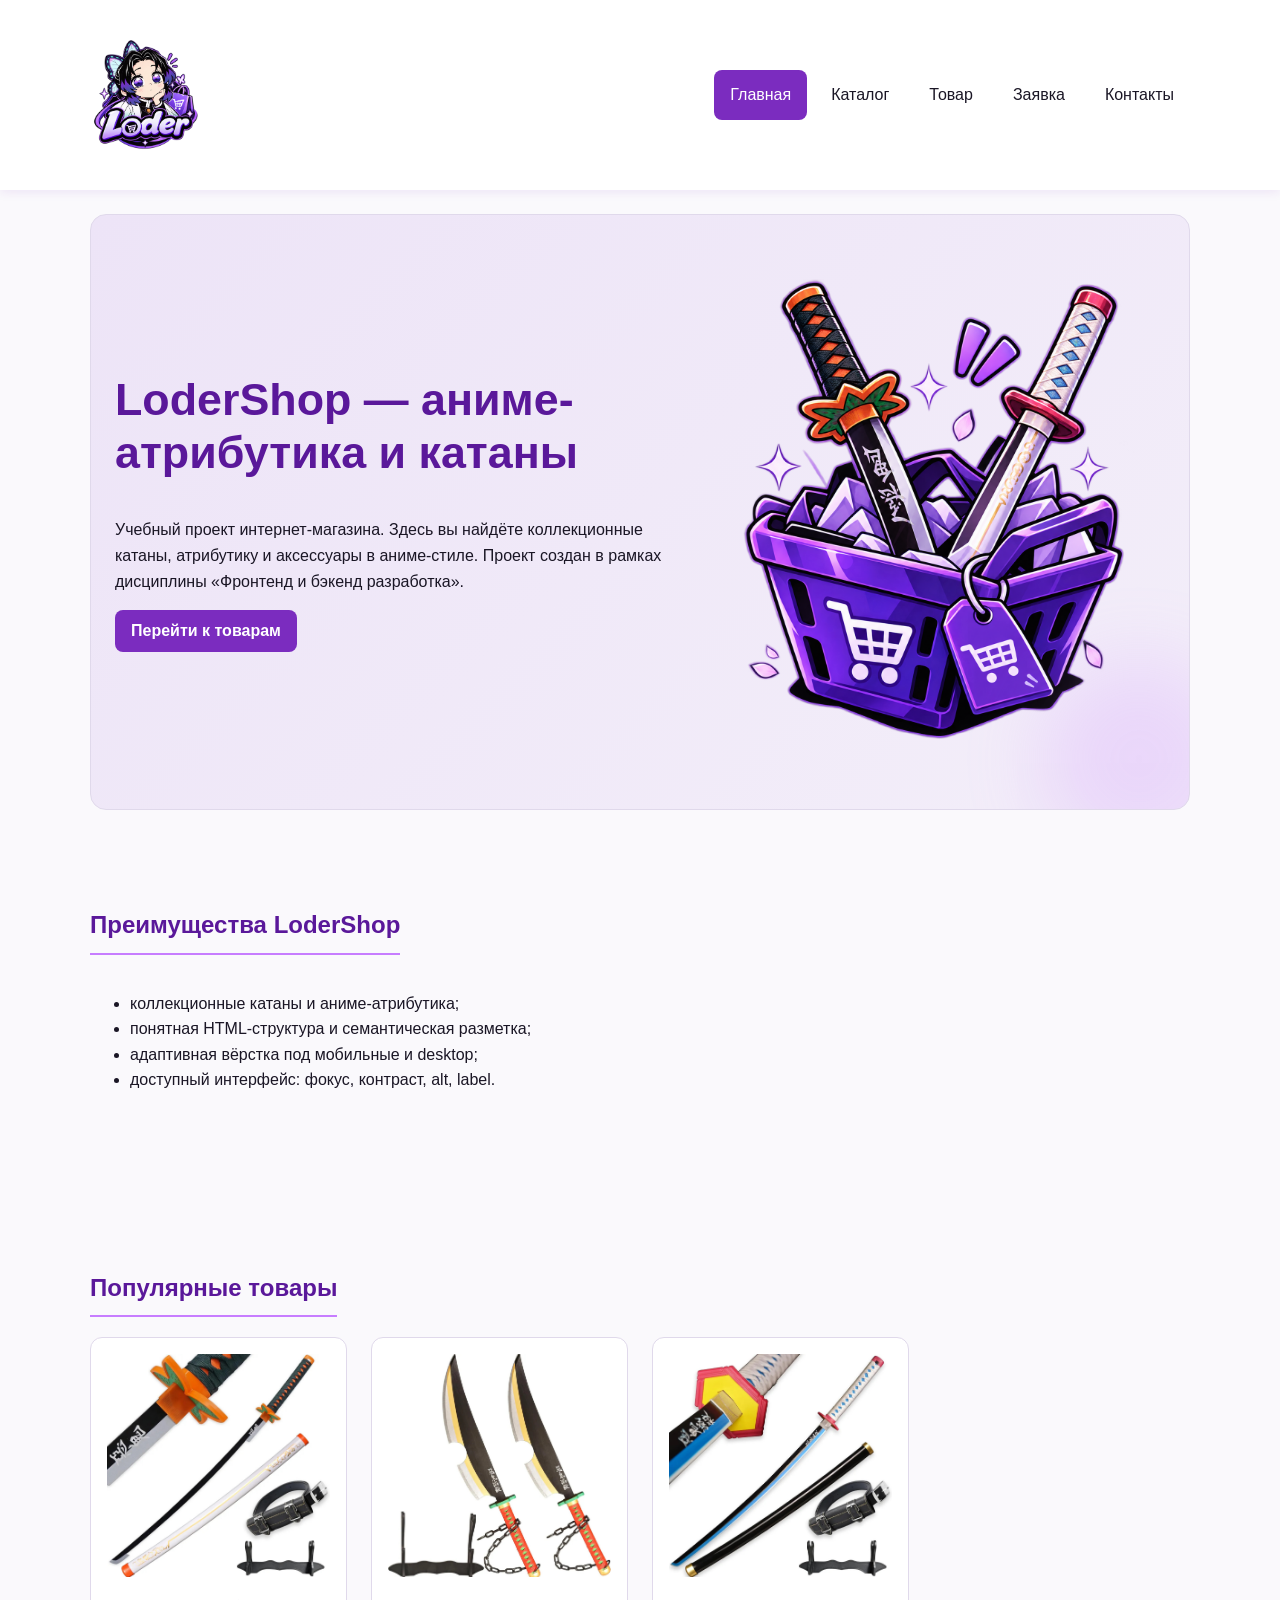
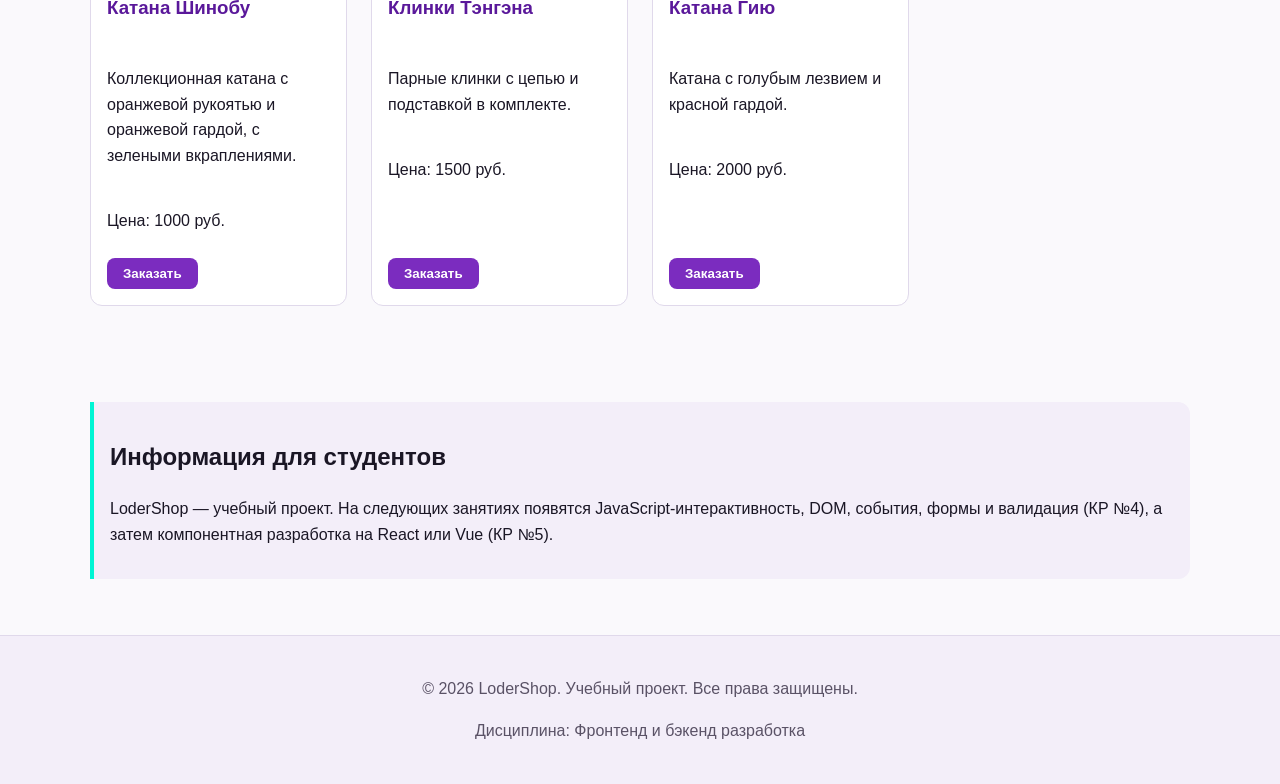
<file: index.html>
<!DOCTYPE html>
<html lang="ru">
<head>
  <meta charset="UTF-8">
  <meta name="viewport" content="width=device-width, initial-scale=1.0">
  <meta name="description" content="LoderShop — учебный интернет-магазин аниме-атрибутики и катаны.">
  <title>LoderShop — Учебный интернет-магазин</title>
  <link rel="stylesheet" href="css/style.css">
  <link rel="stylesheet" href="css/responsive.css">
  <script src="js/main.js" defer></script>
  <meta property="og:type" content="website">
  <meta property="og:title" content="LoderShop">
  <meta property="og:description" content="Учебный frontend-проект интернет-магазина аниме-атрибутики.">
</head>
<body>
  <a class="skip-link" href="#main">Перейти к основному содержимому</a>

  <header>
    <div class="site-header">
      <a class="site-logo" href="index.html" aria-label="LoderShop — на главную">
        <img src="image/LoderSHOP.png" alt="LoderShop" class="site-logo__image" width="110" height="32">
      </a>

      <nav class="site-nav" aria-label="Основная навигация">
        <ul class="site-nav__list">
          <li><a href="index.html" aria-current="page">Главная</a></li>
          <li><a href="catalog.html">Каталог</a></li>
          <li><a href="product.html">Товар</a></li>
          <li><a href="order.html">Заявка</a></li>
          <li><a href="contacts.html">Контакты</a></li>
        </ul>
      </nav>
    </div>
  </header>

  <main id="main" class="main">
    <section class="hero">
      <div class="hero__content">
        <h1>LoderShop — аниме-атрибутика и катаны</h1>
        <p>
          Учебный проект интернет-магазина. Здесь вы найдёте коллекционные катаны,
          атрибутику и аксессуары в аниме-стиле. Проект создан в рамках дисциплины
          «Фронтенд и бэкенд разработка».
        </p>
        <a class="button" href="#popular">Перейти к товарам</a>
      </div>

      <picture class="hero__picture">
        <source media="(min-width: 1200px)" srcset="image/logo.png">
        <source media="(min-width: 768px)" srcset="image/logo75.png">
        <img
          src="image/logo.png"
          alt="Логотип LoderShop с аниме-персонажем и корзиной"
          width="640"
          height="640"
          class="hero__image"
          loading="lazy"
        >
      </picture>
    </section>

    <section class="section" id="advantages">
      <h2>Преимущества LoderShop</h2>
      <ul class="advantages-list">
        <li>коллекционные катаны и аниме-атрибутика;</li>
        <li>понятная HTML-структура и семантическая разметка;</li>
        <li>адаптивная вёрстка под мобильные и desktop;</li>
        <li>доступный интерфейс: фокус, контраст, alt, label.</li>
      </ul>
    </section>

    <section class="section" id="popular">
      <h2>Популярные товары</h2>

      <div class="products-grid">
        <article class="product-card">
          <img
            src="image/товар1.jpg"
            alt="Катана Шинобу — оранжевая рукоять и оранжевая гарда, с зелеными вкраплениями"
            width="480"
            height="480"
            loading="lazy"
            class="product-card__image"
          >
          <h3>Катана Шинобу</h3>
          <p>Коллекционная катана с оранжевой рукоятью и оранжевой гардой, с зелеными вкраплениями.</p>
          <p>Цена: 1000 руб.</p>
          <button class="button product-card__button" type="button" data-product="Катана Шинобу">
            Заказать
          </button>
        </article>

        <article class="product-card">
          <img
            src="image/товар2.jpg"
            alt="Клинки Тэнгэна — парные мачете с цепью"
            width="480"
            height="480"
            loading="lazy"
            class="product-card__image"
          >
          <h3>Клинки Тэнгэна</h3>
          <p>Парные клинки с цепью и подставкой в комплекте.</p>
          <p>Цена: 1500 руб.</p>
          <button class="button product-card__button" type="button" data-product="Клинки Тэнгэна">
            Заказать
          </button>
        </article>

        <article class="product-card">
          <img
            src="image/товар3.jpg"
            alt="Катана Гию — голубое лезвие с красной гардой"
            width="480"
            height="480"
            loading="lazy"
            class="product-card__image"
          >
          <h3>Катана Гию</h3>
          <p>Катана с голубым лезвием и красной гардой.</p>
          <p>Цена: 2000 руб.</p>
          <button class="button product-card__button" type="button" data-product="Катана Гию">
            Заказать
          </button>
        </article>
      </div>
    </section>

    <aside class="aside-info">
      <h2>Информация для студентов</h2>
      <p>
        LoderShop — учебный проект. На следующих занятиях появятся
        JavaScript-интерактивность, DOM, события, формы и валидация (КР №4),
        а затем компонентная разработка на React или Vue (КР №5).
      </p>
    </aside>
  </main>

  <footer id="contacts">
    <p>&copy; 2026 LoderShop. Учебный проект. Все права защищены.</p>
    <p>Дисциплина: Фронтенд и бэкенд разработка</p>
  </footer>

  <dialog class="order-dialog" id="order-dialog" aria-labelledby="order-dialog-title">
    <h2 id="order-dialog-title">Оформление заявки</h2>

    <form class="order-form" id="order-form" action="#" method="post" novalidate>
      <input id="selected-product" name="selected-product" type="hidden">

      <div class="form-field">
        <label for="order-name">Имя</label>
        <input id="order-name" name="name" type="text" placeholder="Введите ваше имя"
               minlength="2" autocomplete="given-name" required>
      </div>

      <div class="form-field">
        <label for="order-email">E-mail</label>
        <input id="order-email" name="email" type="email" placeholder="example@mail.ru"
               autocomplete="email" required aria-describedby="order-email-error">
        <p id="order-email-error" class="form-error" role="alert">
          Введите корректный e-mail.
        </p>
      </div>

      <div class="form-field">
        <label for="order-phone">Телефон</label>
        <input id="order-phone" name="phone" type="tel" inputmode="tel"
               placeholder="+7 (900) 000-00-00"
               pattern="^\+7 \(\d{3}\) \d{3}-\d{2}-\d{2}$" required>
        <small>Формат: +7 (900) 000-00-00</small>
      </div>

      <div class="form-field">
        <label for="order-date">Дата связи</label>
        <input id="order-date" name="date" type="date">
      </div>

      <div class="form-field">
        <label for="order-topic">Тема заявки</label>
        <select id="order-topic" name="topic" required>
          <option value="">Выберите тему</option>
          <option value="product">Заказ товара</option>
          <option value="consultation">Консультация</option>
          <option value="delivery">Доставка</option>
        </select>
      </div>

      <div class="form-field">
        <label for="order-comment">Комментарий</label>
        <textarea id="order-comment" name="comment" rows="4"
                  placeholder="Укажите дополнительную информацию"></textarea>
      </div>

      <div class="form-field form-field--checkbox">
        <label>
          <input id="order-agreement" name="agreement" type="checkbox" required>
          Я согласен на обработку данных
        </label>
      </div>

      <div class="form-actions">
        <button type="button" id="close-order-dialog" aria-label="Закрыть окно оформления заявки">Закрыть</button>
        <button type="submit">Отправить заявку</button>
      </div>
    </form>
  </dialog>

  <p class="success-message" id="success-message" hidden>
    Форма успешно отправлена
  </p>
</body>
</html>
</file>
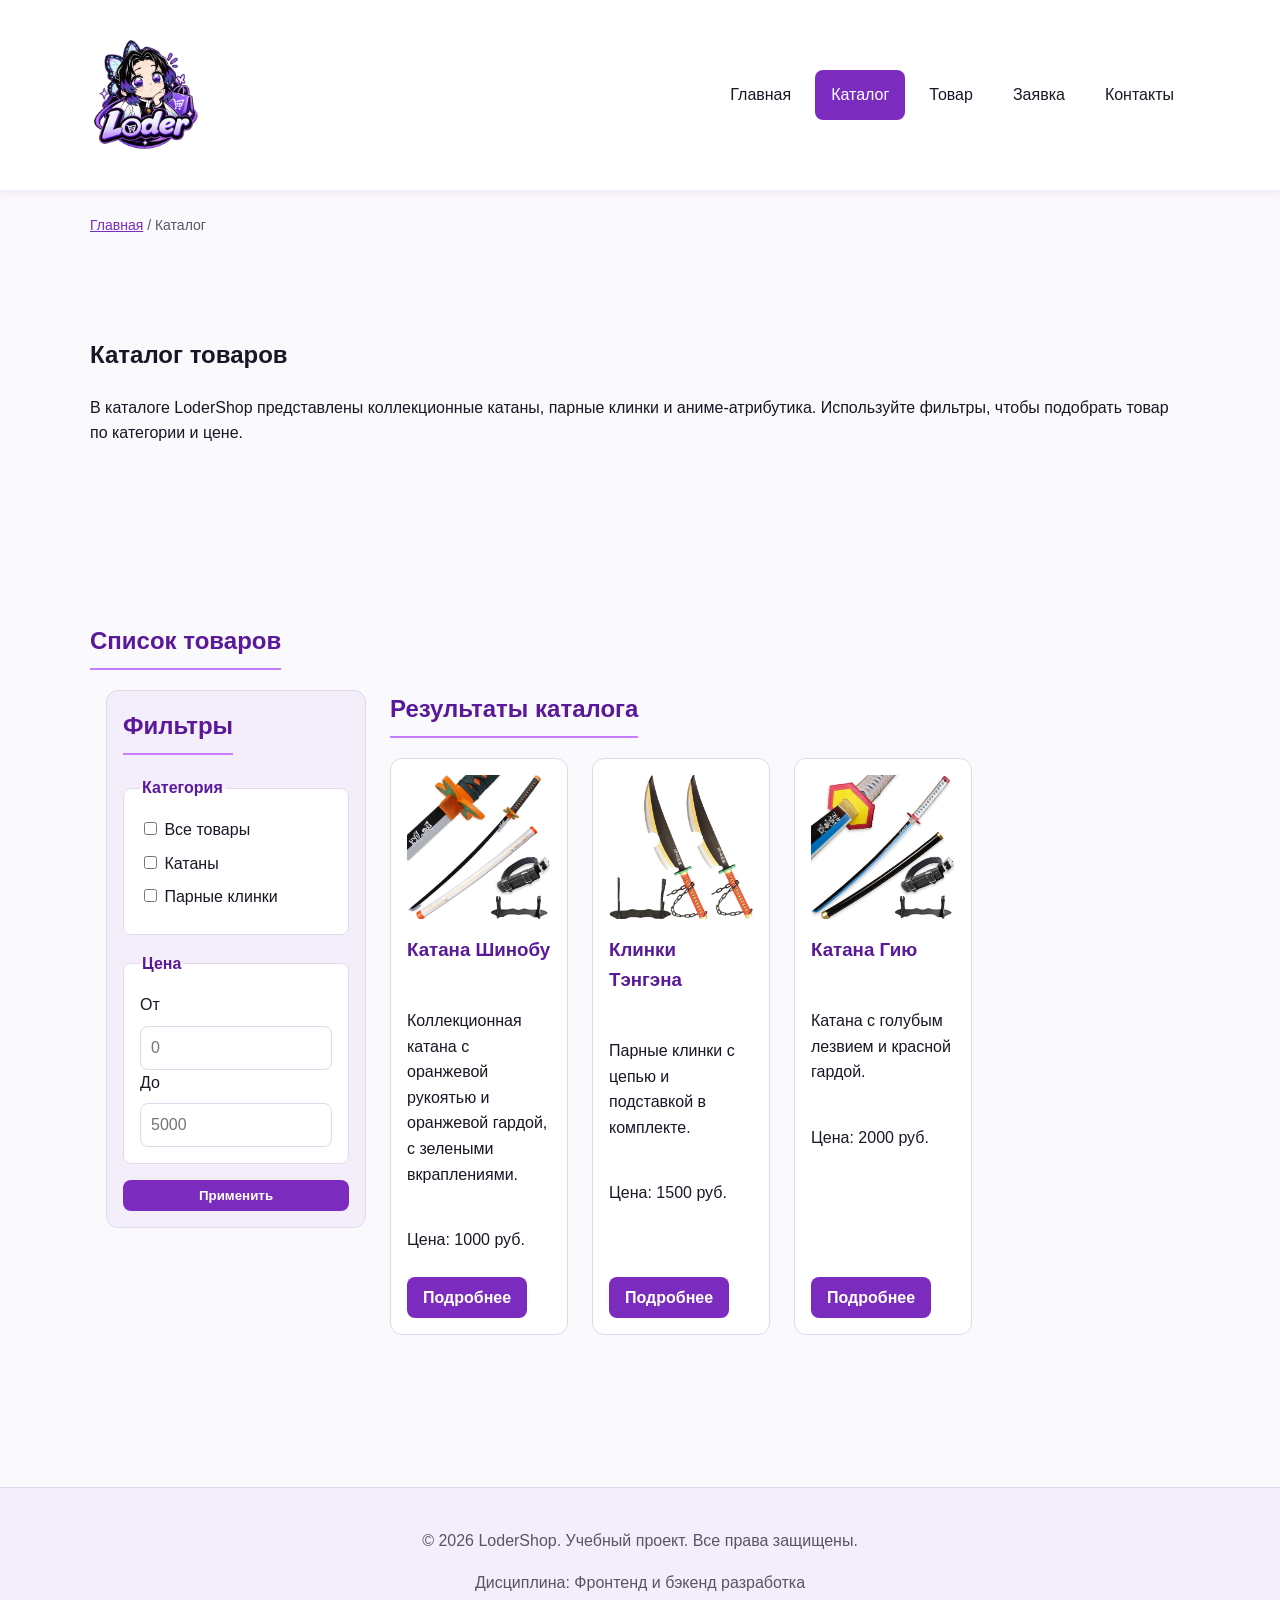
<file: catalog.html>
<!DOCTYPE html>
<html lang="ru">
<head>
  <meta charset="UTF-8">
  <meta name="viewport" content="width=device-width, initial-scale=1.0">
  <meta name="description" content="Каталог товаров LoderShop — катаны и аниме-атрибутика.">
  <title>Каталог товаров — LoderShop</title>
  <link rel="stylesheet" href="css/style.css">
  <link rel="stylesheet" href="css/responsive.css">
  <meta property="og:type" content="website">
  <meta property="og:title" content="LoderShop">
  <meta property="og:description" content="Учебный frontend-проект интернет-магазина аниме-атрибутики.">
  <meta property="og:image" content="https://loder-glitch.github.io/kr3-responsive-shop/images/preview.jpg">
</head>
<body>
  <a class="skip-link" href="#main">Перейти к основному содержимому</a>

  <header>
    <div class="site-header">
      <a class="site-logo" href="index.html" aria-label="LoderShop — на главную">
        <img src="image/LoderSHOP.png" alt="LoderShop" class="site-logo__image" width="110" height="32">
      </a>

      <nav class="site-nav" aria-label="Основная навигация">
        <ul class="site-nav__list">
          <li><a href="index.html">Главная</a></li>
          <li><a href="catalog.html" aria-current="page">Каталог</a></li>
          <li><a href="product.html">Товар</a></li>
          <li><a href="order.html">Заявка</a></li>
          <li><a href="contacts.html">Контакты</a></li>
        </ul>
      </nav>
    </div>
  </header>

  <main id="main" class="main">
    <nav class="breadcrumbs" aria-label="Хлебные крошки">
      <a href="index.html">Главная</a>
      <span>Каталог</span>
    </nav>

    <section class="section">
      <h1>Каталог товаров</h1>
      <p>
        В каталоге LoderShop представлены коллекционные катаны, парные клинки
        и аниме-атрибутика. Используйте фильтры, чтобы подобрать товар по категории и цене.
      </p>
    </section>

    <section class="section">
      <h2>Список товаров</h2>

      <section class="catalog-layout">
        <aside class="catalog-filters">
          <h2>Фильтры</h2>

          <form class="filters-form" action="#" method="get">
            <fieldset>
              <legend>Категория</legend>

              <label>
                <input type="checkbox" name="category" value="all">
                Все товары
              </label>

              <label>
                <input type="checkbox" name="category" value="katana">
                Катаны
              </label>

              <label>
                <input type="checkbox" name="category" value="blades">
                Парные клинки
              </label>
            </fieldset>

            <fieldset>
              <legend>Цена</legend>

              <label for="price-from">От</label>
              <input id="price-from" name="price-from" type="number" min="0" placeholder="0">

              <label for="price-to">До</label>
              <input id="price-to" name="price-to" type="number" min="0" placeholder="5000">
            </fieldset>

            <button class="button" type="submit">Применить</button>
          </form>
        </aside>

        <section class="catalog-products">
          <h2 class="visually-hidden">Результаты каталога</h2>
          <div class="products-grid">
            <article class="product-card">
              <img
                src="image/товар1.jpg"
                alt="Катана Шинобу — оранжевая рукоять и оранжевая гарда, с зелеными вкраплениями"
                width="480"
                height="480"
                loading="lazy"
                class="product-card__image"
              >
              <h3>Катана Шинобу</h3>
              <p>Коллекционная катана с оранжевой рукоятью и оранжевой гардой, с зелеными вкраплениями.</p>
              <p>Цена: 1000 руб.</p>
              <a class="button" href="product.html">Подробнее</a>
            </article>

            <article class="product-card">
              <img
                src="image/товар2.jpg"
                alt="Клинки Тэнгэна — парные мачете с цепью"
                width="480"
                height="480"
                loading="lazy"
                class="product-card__image"
              >
              <h3>Клинки Тэнгэна</h3>
              <p>Парные клинки с цепью и подставкой в комплекте.</p>
              <p>Цена: 1500 руб.</p>
              <a class="button" href="product.html">Подробнее</a>
            </article>

            <article class="product-card">
              <img
                src="image/товар3.jpg"
                alt="Катана Гию — голубое лезвие с красной гардой"
                width="480"
                height="480"
                loading="lazy"
                class="product-card__image"
              >
              <h3>Катана Гию</h3>
              <p>Катана с голубым лезвием и красной гардой.</p>
              <p>Цена: 2000 руб.</p>
              <a class="button" href="product.html">Подробнее</a>
            </article>
          </div>
        </section>
      </section>
    </section>
  </main>

  <footer>
    <p>&copy; 2026 LoderShop. Учебный проект. Все права защищены.</p>
    <p>Дисциплина: Фронтенд и бэкенд разработка</p>
  </footer>
</body>
</html>
</file>
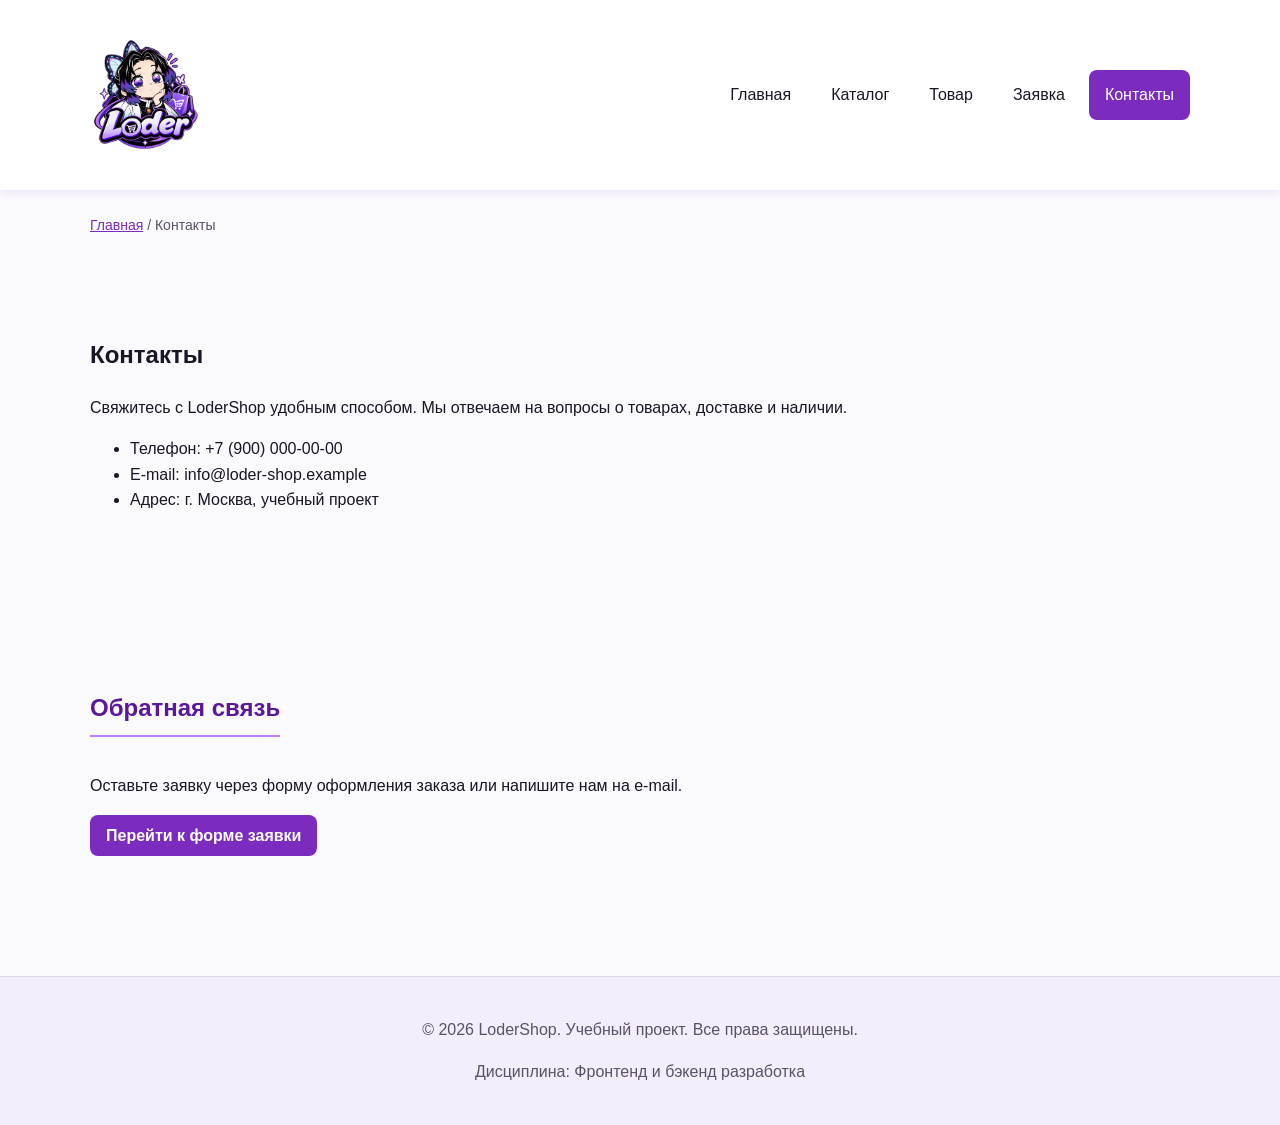
<file: contacts.html>
<!DOCTYPE html>
<html lang="ru">
<head>
  <meta charset="UTF-8">
  <meta name="viewport" content="width=device-width, initial-scale=1.0">
  <meta name="description" content="Контактная информация LoderShop.">
  <title>Контакты — LoderShop</title>
  <link rel="stylesheet" href="css/style.css">
  <link rel="stylesheet" href="css/responsive.css">
  <meta property="og:type" content="website">
  <meta property="og:title" content="LoderShop — Контакты">
  <meta property="og:description" content="Свяжитесь с LoderShop.">
  <meta property="og:image" content="https://loder-glitch.github.io/kr3-responsive-shop/images/preview.jpg">
</head>
<body>
  <a class="skip-link" href="#main">Перейти к основному содержимому</a>

  <header>
    <div class="site-header">
      <a class="site-logo" href="index.html" aria-label="LoderShop — на главную">
        <img src="image/LoderSHOP.png" alt="LoderShop" class="site-logo__image" width="110" height="32">
      </a>

      <nav class="site-nav" aria-label="Основная навигация">
        <ul class="site-nav__list">
          <li><a href="index.html">Главная</a></li>
          <li><a href="catalog.html">Каталог</a></li>
          <li><a href="product.html">Товар</a></li>
          <li><a href="order.html">Заявка</a></li>
          <li><a href="contacts.html" aria-current="page">Контакты</a></li>
        </ul>
      </nav>
    </div>
  </header>

  <main id="main" class="main">
    <nav class="breadcrumbs" aria-label="Хлебные крошки">
      <a href="index.html">Главная</a>
      <span>Контакты</span>
    </nav>

    <section class="section">
      <h1>Контакты</h1>
      <p>
        Свяжитесь с LoderShop удобным способом. Мы отвечаем на вопросы
        о товарах, доставке и наличии.
      </p>

      <ul>
        <li>Телефон: +7 (900) 000-00-00</li>
        <li>E-mail: info@loder-shop.example</li>
        <li>Адрес: г. Москва, учебный проект</li>
      </ul>
    </section>

    <section class="section" id="feedback">
      <h2>Обратная связь</h2>
      <p>
        Оставьте заявку через форму оформления заказа или напишите нам на e-mail.
      </p>
      <a class="button" href="order.html">Перейти к форме заявки</a>
    </section>
  </main>

  <footer>
    <p>&copy; 2026 LoderShop. Учебный проект. Все права защищены.</p>
    <p>Дисциплина: Фронтенд и бэкенд разработка</p>
  </footer>
</body>
</html>
</file>
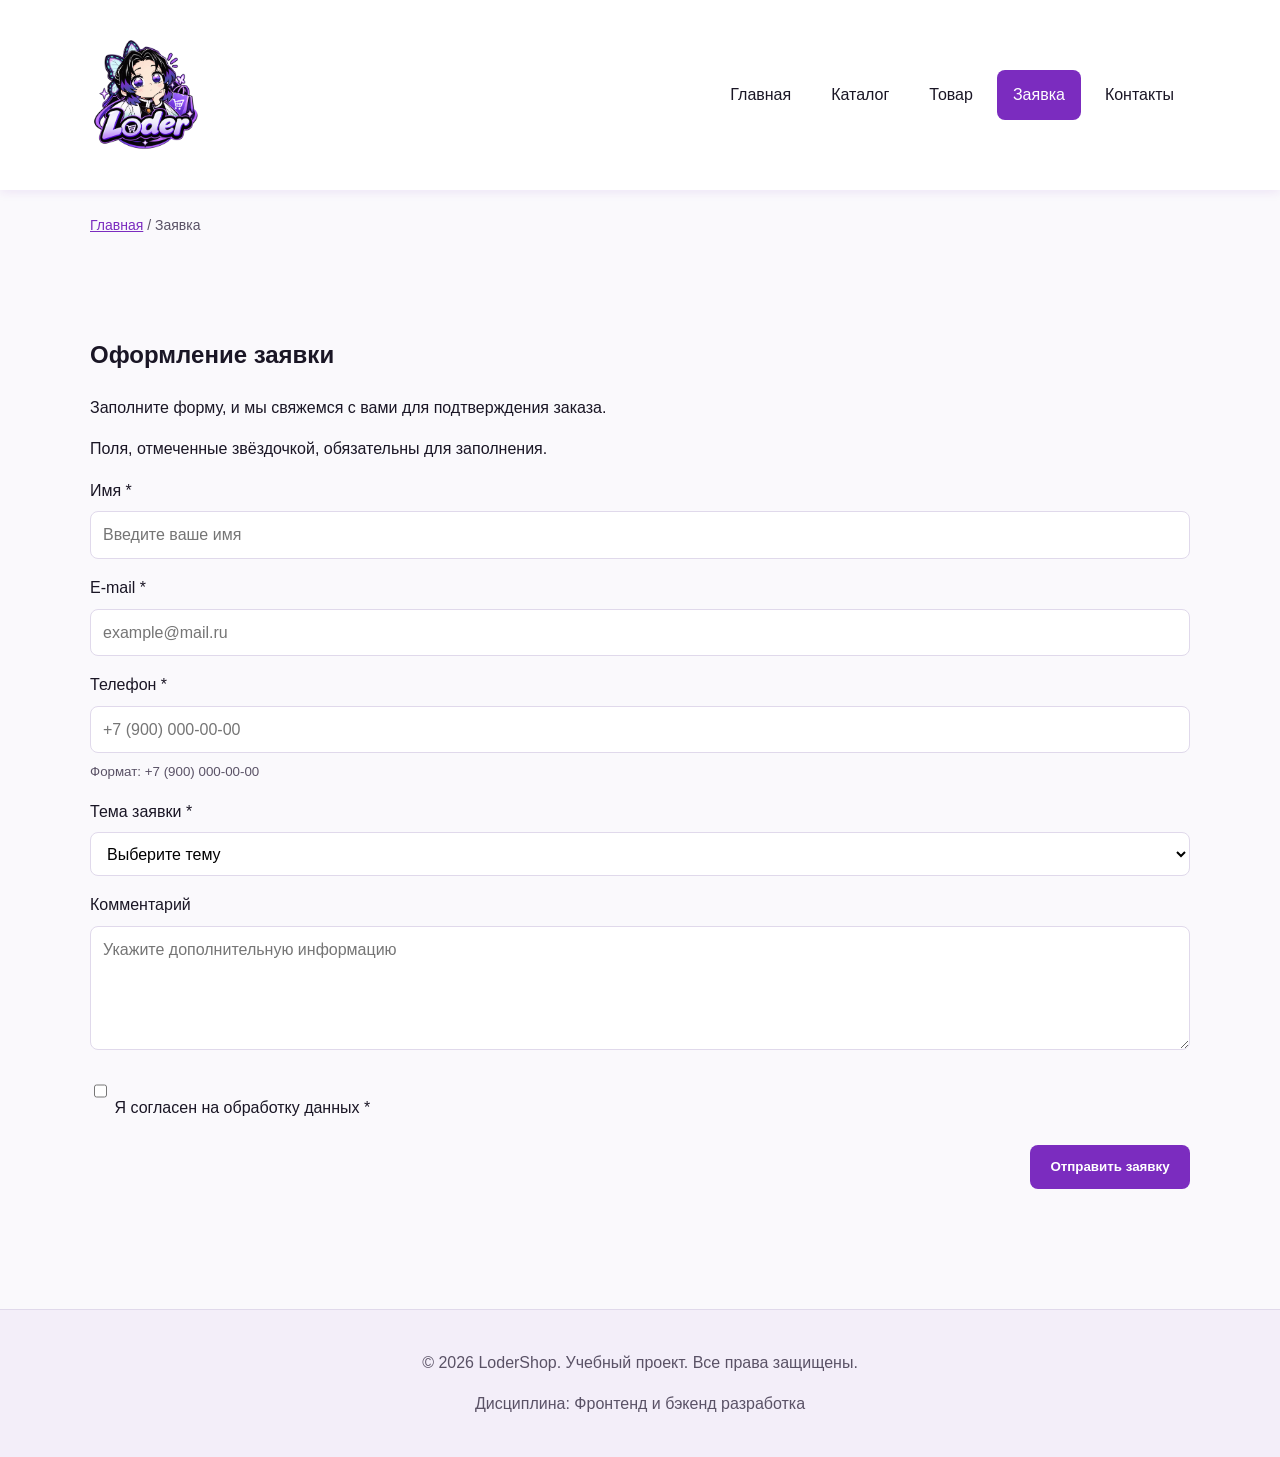
<file: order.html>
<!DOCTYPE html>
<html lang="ru">
<head>
  <meta charset="UTF-8">
  <meta name="viewport" content="width=device-width, initial-scale=1.0">
  <meta name="description" content="Оформление заявки в LoderShop.">
  <title>Оформление заявки — LoderShop</title>
  <link rel="stylesheet" href="css/style.css">
  <link rel="stylesheet" href="css/responsive.css">
  <meta property="og:type" content="website">
  <meta property="og:title" content="LoderShop — Оформление заявки">
  <meta property="og:description" content="Оформите заявку на покупку катаны или аниме-атрибутики.">
  <meta property="og:image" content="https://loder-glitch.github.io/kr3-responsive-shop/images/preview.jpg">
</head>
<body>
  <a class="skip-link" href="#main">Перейти к основному содержимому</a>

  <header>
    <div class="site-header">
      <a class="site-logo" href="index.html" aria-label="LoderShop — на главную">
        <img src="image/LoderSHOP.png" alt="LoderShop" class="site-logo__image" width="110" height="32">
      </a>

      <nav class="site-nav" aria-label="Основная навигация">
        <ul class="site-nav__list">
          <li><a href="index.html">Главная</a></li>
          <li><a href="catalog.html">Каталог</a></li>
          <li><a href="product.html">Товар</a></li>
          <li><a href="order.html" aria-current="page">Заявка</a></li>
          <li><a href="contacts.html">Контакты</a></li>
        </ul>
      </nav>
    </div>
  </header>

  <main id="main" class="main">
    <nav class="breadcrumbs" aria-label="Хлебные крошки">
      <a href="index.html">Главная</a>
      <span>Заявка</span>
    </nav>

    <section class="section">
      <h1>Оформление заявки</h1>
      <p>Заполните форму, и мы свяжемся с вами для подтверждения заказа.</p>

      <p class="form-note">Поля, отмеченные звёздочкой, обязательны для заполнения.</p>

      <form class="order-form" action="#" method="post" novalidate>
        <div class="form-field">
          <label for="order-name">Имя *</label>
          <input id="order-name" name="name" type="text" placeholder="Введите ваше имя"
                 minlength="2" autocomplete="given-name" required>
        </div>

        <div class="form-field">
          <label for="order-email">E-mail *</label>
          <input id="order-email" name="email" type="email" placeholder="example@mail.ru"
                 autocomplete="email" required>
        </div>

        <div class="form-field">
          <label for="order-phone">Телефон *</label>
          <input id="order-phone" name="phone" type="tel" inputmode="tel"
                 placeholder="+7 (900) 000-00-00"
                 pattern="^\+7 \(\d{3}\) \d{3}-\d{2}-\d{2}$" required>
          <small>Формат: +7 (900) 000-00-00</small>
        </div>

        <div class="form-field">
          <label for="order-topic">Тема заявки *</label>
          <select id="order-topic" name="topic" required>
            <option value="">Выберите тему</option>
            <option value="product">Заказ товара</option>
            <option value="consultation">Консультация</option>
            <option value="delivery">Доставка</option>
          </select>
        </div>

        <div class="form-field">
          <label for="order-comment">Комментарий</label>
          <textarea id="order-comment" name="comment" rows="4"
                    placeholder="Укажите дополнительную информацию"></textarea>
        </div>

        <div class="form-field form-field--checkbox">
          <label>
            <input id="order-agreement" name="agreement" type="checkbox" required>
            Я согласен на обработку данных *
          </label>
        </div>

        <div class="form-actions">
          <button type="submit" class="button">Отправить заявку</button>
        </div>
      </form>
    </section>
  </main>

  <footer>
    <p>&copy; 2026 LoderShop. Учебный проект. Все права защищены.</p>
    <p>Дисциплина: Фронтенд и бэкенд разработка</p>
  </footer>
</body>
</html>
</file>
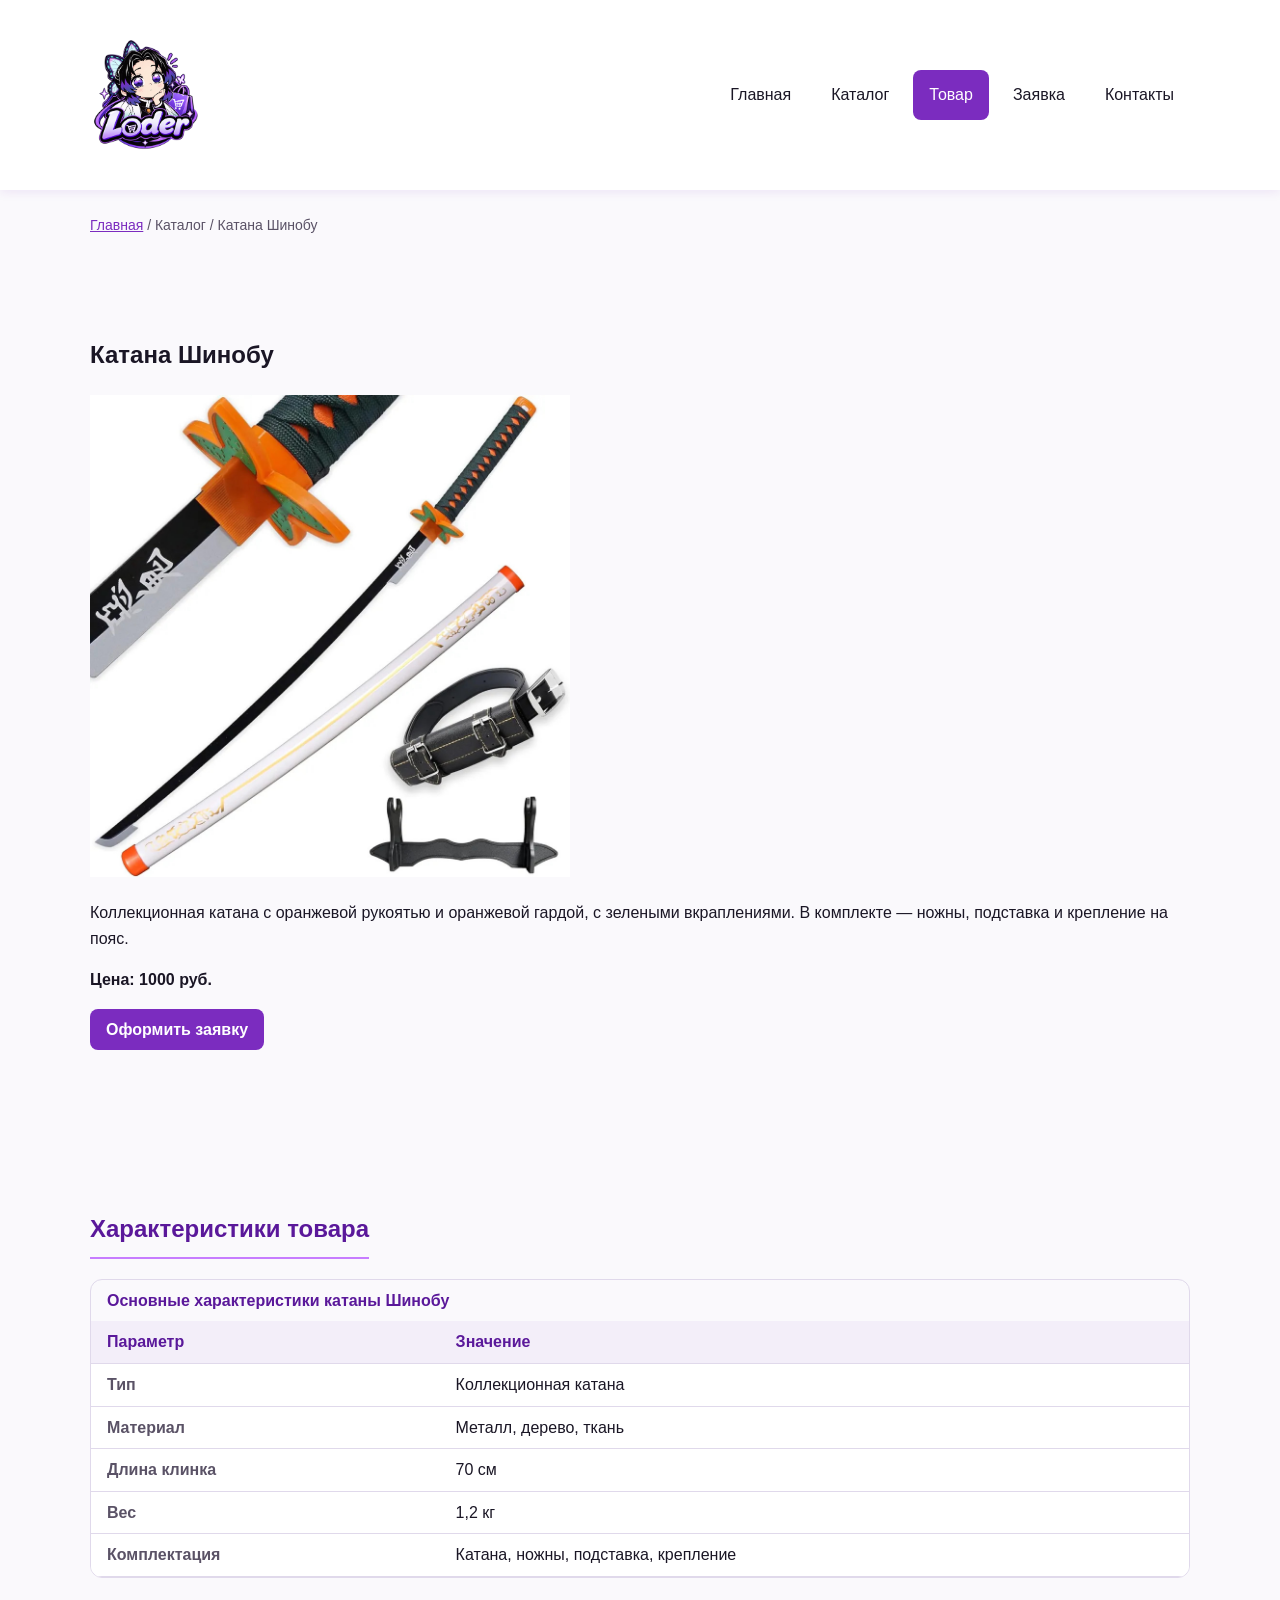
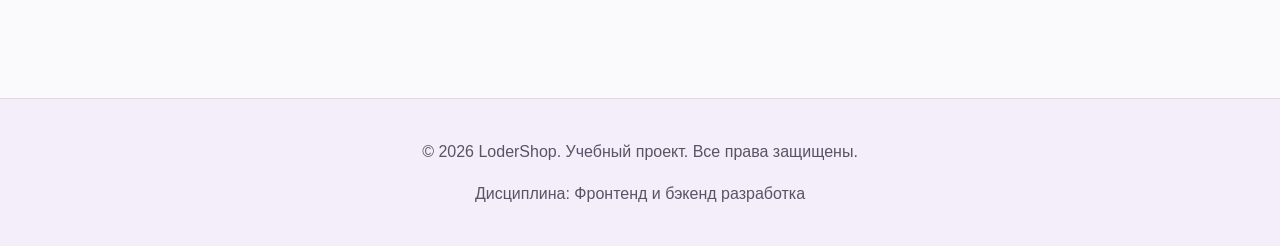
<file: product.html>
<!DOCTYPE html>
<html lang="ru">
<head>
  <meta charset="UTF-8">
  <meta name="viewport" content="width=device-width, initial-scale=1.0">
  <meta name="description" content="Карточка товара LoderShop — катана Танджиро.">
  <title>Катана Танджиро — LoderShop</title>
  <link rel="stylesheet" href="css/style.css">
  <link rel="stylesheet" href="css/responsive.css">
  <meta property="og:type" content="website">
  <meta property="og:title" content="LoderShop — Катана Танджиро">
  <meta property="og:description" content="Коллекционная катана с оранжевой рукоятью и зелёной гардой.">
  <meta property="og:image" content="https://loder-glitch.github.io/kr3-responsive-shop/images/preview.jpg">
</head>
<body>
  <a class="skip-link" href="#main">Перейти к основному содержимому</a>

  <header>
    <div class="site-header">
      <a class="site-logo" href="index.html" aria-label="LoderShop — на главную">
        <img src="image/LoderSHOP.png" alt="LoderShop" class="site-logo__image" width="110" height="32">
      </a>

      <nav class="site-nav" aria-label="Основная навигация">
        <ul class="site-nav__list">
          <li><a href="index.html">Главная</a></li>
          <li><a href="catalog.html">Каталог</a></li>
          <li><a href="product.html" aria-current="page">Товар</a></li>
          <li><a href="order.html">Заявка</a></li>
          <li><a href="contacts.html">Контакты</a></li>
        </ul>
      </nav>
    </div>
  </header>

  <main id="main" class="main">
    <nav class="breadcrumbs" aria-label="Хлебные крошки">
      <a href="index.html">Главная</a>
      <span>Каталог</span>
      <span>Катана Шинобу</span>
    </nav>

    <section class="section">
      <h1>Катана Шинобу</h1>

      <div class="product-detail">
        <img
          src="image/товар1.jpg"
          alt="Катана Шинобу — оранжевая рукоять и оранжевая гарда, с зелеными вкраплениями"
          width="480"
          height="480"
          loading="lazy"
          class="product-detail__image"
        >

        <div class="product-detail__info">
          <p>
            Коллекционная катана с оранжевой рукоятью и оранжевой гардой, с зелеными вкраплениями.
            В комплекте — ножны, подставка и крепление на пояс.
          </p>
          <p><strong>Цена: 1000 руб.</strong></p>
          <a class="button" href="order.html">Оформить заявку</a>
        </div>
      </div>
    </section>

    <section class="section">
      <h2>Характеристики товара</h2>

      <div class="table-wrapper">
        <table class="product-table">
          <caption>Основные характеристики катаны Шинобу</caption>
          <thead>
            <tr>
              <th scope="col">Параметр</th>
              <th scope="col">Значение</th>
            </tr>
          </thead>
          <tbody>
            <tr>
              <th scope="row">Тип</th>
              <td>Коллекционная катана</td>
            </tr>
            <tr>
              <th scope="row">Материал</th>
              <td>Металл, дерево, ткань</td>
            </tr>
            <tr>
              <th scope="row">Длина клинка</th>
              <td>70 см</td>
            </tr>
            <tr>
              <th scope="row">Вес</th>
              <td>1,2 кг</td>
            </tr>
            <tr>
              <th scope="row">Комплектация</th>
              <td>Катана, ножны, подставка, крепление</td>
            </tr>
          </tbody>
        </table>
      </div>
    </section>
  </main>

  <footer>
    <p>&copy; 2026 LoderShop. Учебный проект. Все права защищены.</p>
    <p>Дисциплина: Фронтенд и бэкенд разработка</p>
  </footer>
</body>
</html>
</file>
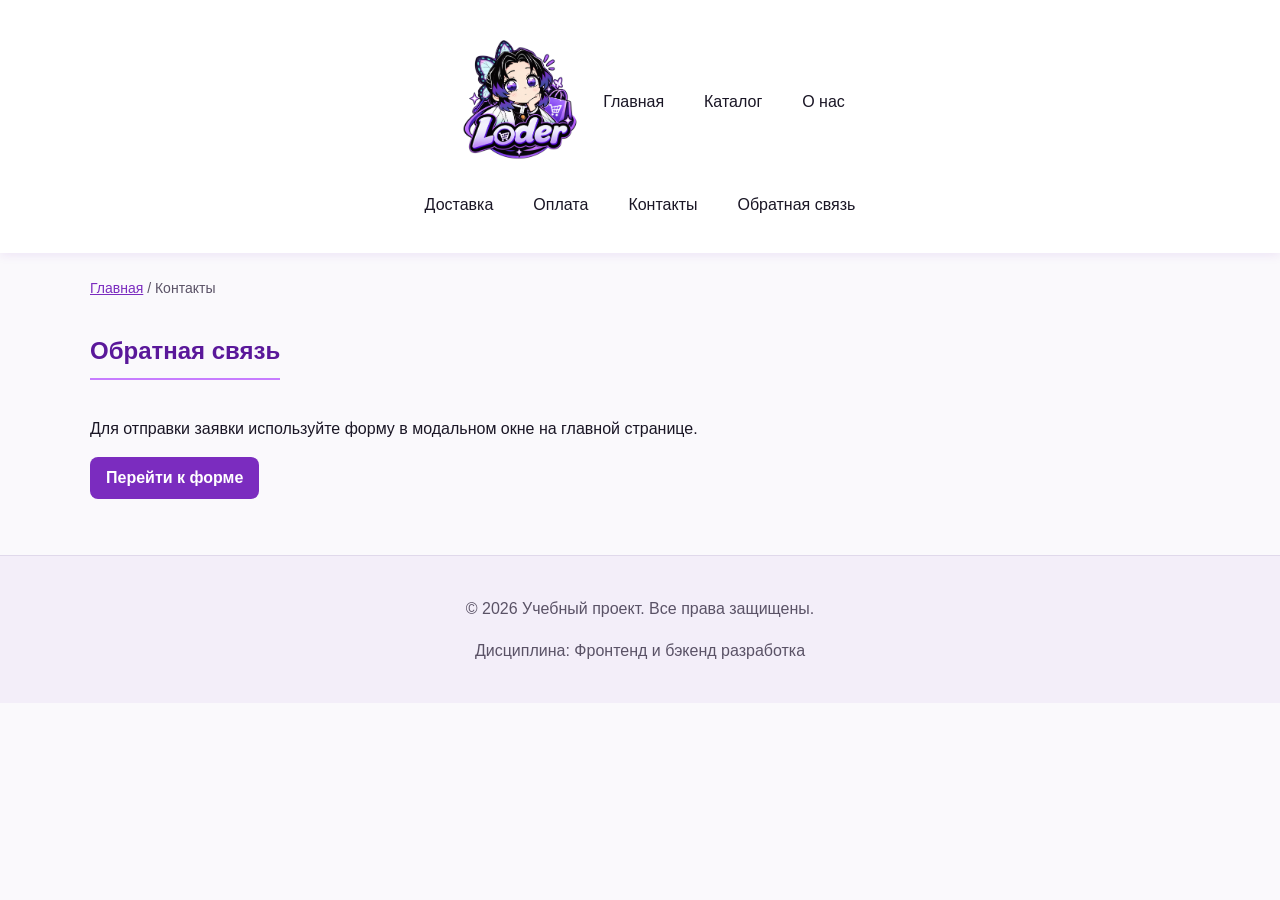
<file: reviews.html>
<!DOCTYPE html>
<html lang="ru">
<head>
  <meta charset="UTF-8">
  <meta name="viewport" content="width=device-width, initial-scale=1.0">
  <meta name="description" content="Контактная информация учебного интернет-магазина.">
  <title>Контакты — Учебный интернет-магазин</title>
  <link rel="stylesheet" href="css/style.css">
  <meta property="og:type" content="website">
  <meta property="og:title" content="Учебный интернет-магазин">
  <meta property="og:description" content="Учебный frontend-проект интернет-магазина.">
  <meta property="og:image" content="https://username.github.io/kr1-html-css-shop/images/preview.jpg">
  <link rel="icon" type="image/png" href="image/LoderSHOP.png">
  <link rel="preload" href="image/LoderSHOP.png" as="image">
</head>
<body>
  <header>
    <div class="site-header">
      <a class="site-logo" href="index.html"></a>
        <nav class="site-nav"  aria-label="Основная навигация">
            <ul class="site-nav__list">
                <ul href="index.html"><img src="image/LoderSHOP.png" alt="Логотип магазина" width="120" height="120"></ul>        
                <li><a href="#">Главная</a></li>
                <li><a href="#">Каталог</a></li>
                <li><a href="#">О нас</a></li>
            </ul>
            <ul class="site-nav__list">
                <li><a href="#">Доставка</a></li>
                <li><a href="#">Оплата</a></li>
                <li><a href="#">Контакты</a></li>
                          <li><a href="index.html#contacts">Обратная связь</a></li>
            </ul>
        </nav>


    </div>
  </header>



  
  <main>
    <nav class="breadcrumbs" aria-label="Хлебные крошки">
      <a href="index.html">Главная</a>
      <span>Контакты</span>
    </nav>

    <section class="section">
    </section>

    <section class="section" id="feedback">
      <h2>Обратная связь</h2>
      <p>
        Для отправки заявки используйте форму в модальном окне на главной странице.
      </p>
      <a class="button" href="index.html#contacts">Перейти к форме</a>
    </section>
  </main>

  <footer>
    <p>&copy; 2026 Учебный проект. Все права защищены.</p>
    <p>Дисциплина: Фронтенд и бэкенд разработка</p>
  </footer>
</body>
</html>
</file>
<file: css/style.css>
/* ===============================
   1. Переменные проекта LoderShop
   =============================== */

:root {
  --color-bg: #faf9fc;
  --color-text: #1a1625;
  --color-muted: #5a5266;
  --color-primary: #7b2cbf;
  --color-primary-dark: #5a189a;
  --color-primary-light: #c77dff;
  --color-accent: #00f5d4;
  --color-border: #e0d9eb;
  --color-surface: #f3eef9;
  --color-surface-accent: #ede4f7;
  --color-danger: #d00000;
  --color-success: #00a86b;
  --color-success-bg: #e6f7f0;
  --color-white: #ffffff;

  /* Отступы */
  --space-xs: 4px;
  --space-sm: 8px;
  --space-md: 16px;
  --space-lg: 24px;
  --space-xl: 32px;

  /* Скругления */
  --radius-sm: 8px;
  --radius-md: 12px;
  --radius-lg: 16px;

  /* Размеры */
  --container-width: 1100px;
}

/* ===============================
   2. Базовые стили
   =============================== */

* {
  box-sizing: border-box;
}

body {
  margin: 0;
  font-family: 'Segoe UI', Tahoma, Geneva, Verdana, sans-serif;
  line-height: 1.6;
  color: var(--color-text);
  background-color: var(--color-bg);
}

header,
main,
footer {
  padding: var(--space-lg);
}

header {
  position: sticky;
  top: 0;
  z-index: 100;
  background-color: var(--color-white);
  box-shadow: 0 2px 10px rgba(123, 44, 191, 0.1);
}

footer {
  background-color: var(--color-surface);
  color: var(--color-muted);
  text-align: center;
  border-top: 1px solid var(--color-border);
}

/* ===============================
   3. Общие элементы интерфейса
   =============================== */

a {
  color: var(--color-primary);
  transition: color 0.2s ease;
}

a:hover {
  color: var(--color-primary-dark);
}

a:focus-visible {
  outline: 3px solid var(--color-primary);
  outline-offset: 3px;
}

.site-header {
  position: sticky;
  top: 0;
  z-index: 100;
  max-width: var(--container-width);
  margin: 0 auto;
}

.site-logo {
  font-weight: 800;
  font-size: 1.5rem;
  text-decoration: none;
  color: var(--color-primary);
  letter-spacing: 1px;
  text-transform: uppercase;
  display: flex;
  align-items: center;
  gap: 8px;
}



.site-nav__list {
  display: flex;
  flex-wrap: wrap;
  justify-content: center;
  align-items: center;
  gap: var(--space-sm);
  padding: 0;
  margin: var(--space-md) 0 0;
  list-style: none;
}

.site-nav__list li {
  margin-bottom: 4px;
}

.site-nav__list a {
  display: inline-block;
  padding: var(--space-sm) var(--space-md);
  color: var(--color-text);
  text-decoration: none;
  border-radius: var(--radius-sm);
  font-weight: 500;
  transition: all 0.2s ease;
}

.site-nav__list a:hover,
.site-nav__list a[aria-current="page"] {
  color: var(--color-white);
  background-color: var(--color-primary);
}

/* ===============================
   4. Компоненты страницы
   =============================== */

.hero {
  max-width: var(--container-width);
  margin: 0 auto var(--space-xl);
  padding: var(--space-xl) var(--space-lg);
  background: linear-gradient(135deg, var(--color-surface-accent), var(--color-surface));
  border-radius: var(--radius-lg);
  border: 1px solid var(--color-border);
  position: relative;
  overflow: hidden;
}

.hero::after {
  content: "";
  position: absolute;
  bottom: -50px;
  right: -50px;
  width: 200px;
  height: 200px;
  background: var(--color-primary-light);
  opacity: 0.2;
  border-radius: 50%;
  filter: blur(40px);
}

.hero__content {
  position: relative;
  z-index: 1;
}

.hero h1 {
  color: var(--color-primary-dark);
  margin-top: 0;
  font-size: clamp(1.8rem, 4vw, 2.8rem);
  line-height: 1.2;
}

.hero__picture {
  display: block;
}

.hero__image {
  width: 100%;
  border-radius: var(--radius-md);
  display: block;
}

.section {
  max-width: var(--container-width);
  margin: 0 auto var(--space-xl);
}

.section h2 {
  margin-top: 0;
  color: var(--color-primary-dark);
  border-bottom: 2px solid var(--color-primary-light);
  padding-bottom: var(--space-sm);
  display: inline-block;
}

.product-card {
  display: flex;
  flex-direction: column;
  gap: var(--space-sm);
  margin-bottom: 0;
  padding: var(--space-md);
  border: 1px solid var(--color-border);
  border-radius: var(--radius-md);
  background-color: var(--color-white);
  transition: transform 0.2s ease, box-shadow 0.2s ease, border-color 0.2s ease;
}

.product-card:hover {
  border-color: var(--color-primary);
  transform: translateY(-4px);
  box-shadow: 0 8px 20px rgba(123, 44, 191, 0.15);
}

.product-card h3 {
  margin-top: 0;
  color: var(--color-primary-dark);
}

.product-card__image {
  width: 100%;
  aspect-ratio: 1 / 1;
  object-fit: cover;
  border-radius: var(--radius-sm);
  background-color: var(--color-surface);
  margin-bottom: var(--space-sm);
}

.product-card .button {
  margin-top: auto;
  align-self: flex-start;
}

.products-grid {
  display: grid;
  grid-template-columns: repeat(3, 1fr);
  gap: var(--space-lg);
}

.breadcrumbs {
  max-width: var(--container-width);
  margin: 0 auto var(--space-md);
  font-size: 14px;
  color: var(--color-muted);
}

.breadcrumbs a {
  color: var(--color-primary);
}

.breadcrumbs span::before {
  content: " / ";
  color: var(--color-muted);
}

html {
  scroll-behavior: smooth;
}

:target {
  outline: 2px dashed var(--color-primary);
  outline-offset: 4px;
}

.button {
  display: inline-block;
  padding: var(--space-sm) var(--space-md);
  color: var(--color-white);
  background-color: var(--color-primary);
  text-decoration: none;
  border: none;
  border-radius: var(--radius-sm);
  cursor: pointer;
  font-weight: 600;
  font-family: inherit;
  transition: background-color 0.2s ease, transform 0.1s ease;
}

.button:hover {
  background-color: var(--color-primary-dark);
  color: var(--color-white);
}

.button:active {
  transform: scale(0.98);
}

.button:focus-visible {
  outline: 3px solid var(--color-accent);
  outline-offset: 3px;
}

.button:disabled {
  opacity: 0.6;
  cursor: not-allowed;
}

.aside-info {
  max-width: var(--container-width);
  margin: 0 auto var(--space-xl);
  padding: var(--space-md);
  border-left: 4px solid var(--color-accent);
  background-color: var(--color-surface);
  border-radius: 0 var(--radius-md) var(--radius-md) 0;
}

.catalog-layout {
  max-width: var(--container-width);
  margin: 0 auto var(--space-xl);
  display: grid;
  grid-template-columns: 260px 1fr;
  grid-template-areas: "filters products";
  gap: var(--space-lg);
}

.catalog-filters {
  grid-area: filters;
  padding: var(--space-md);
  border: 1px solid var(--color-border);
  border-radius: var(--radius-md);
  background-color: var(--color-surface);
  align-self: start;
}

.catalog-products {
  grid-area: products;
}

.filters-form {
  display: grid;
  gap: var(--space-md);
}

.filters-form fieldset {
  margin: 0;
  padding: var(--space-md);
  border: 1px solid var(--color-border);
  border-radius: var(--radius-sm);
  background-color: var(--color-white);
}

.filters-form legend {
  font-weight: 700;
  color: var(--color-primary-dark);
}

.filters-form label {
  display: block;
  margin-bottom: var(--space-sm);
  cursor: pointer;
}

.filters-form input[type="number"] {
  width: 100%;
  padding: 8px 10px;
  border: 1px solid var(--color-border);
  border-radius: var(--radius-sm);
  font: inherit;
}

/* ===============================
   5. Форма и модальное окно
   =============================== */

.order-dialog {
  width: min(100% - 32px, 560px);
  padding: var(--space-lg);
  border: none;
  border-radius: var(--radius-lg);
  box-shadow: 0 20px 60px rgba(26, 22, 37, 0.4);
}

.order-dialog::backdrop {
  background-color: rgba(26, 22, 37, 0.7);
  backdrop-filter: blur(4px);
}

.order-dialog h2 {
  color: var(--color-primary-dark);
  margin-top: 0;
}

.form-field {
  margin-bottom: var(--space-md);
}

.form-field label {
  display: block;
  margin-bottom: var(--space-xs);
  font-weight: 500;
}

.form-field input,
.form-field select,
.form-field textarea {
  width: 100%;
  padding: 10px 12px;
  border: 1px solid var(--color-border);
  border-radius: var(--radius-sm);
  font: inherit;
  background-color: var(--color-white);
}

.form-field input[type="checkbox"] {
  width: auto;
}

.form-field small {
  display: block;
  margin-top: var(--space-xs);
  color: var(--color-muted);
}

.form-field input:hover,
.form-field select:hover,
.form-field textarea:hover {
  border-color: var(--color-primary);
}

.form-field input:focus-visible,
.form-field select:focus-visible,
.form-field textarea:focus-visible,
.form-actions button:focus-visible {
  outline: 3px solid var(--color-primary);
  outline-offset: 3px;
}

[aria-invalid="true"] {
  border-color: var(--color-danger);
  background-color: #fff5f5;
}

.form-actions {
  display: flex;
  gap: 12px;
  margin-top: 20px;
}

.success-message {
  max-width: var(--container-width);
  margin: var(--space-lg) auto;
  padding: var(--space-md);
  border-left: 4px solid var(--color-success);
  background-color: var(--color-success-bg);
  border-radius: 0 var(--radius-md) var(--radius-md) 0;
}
</file>
<file: css/responsive.css>
/* ===============================
   Базовые правила
   =============================== */

*,
*::before,
*::after {
  box-sizing: border-box;
}

html {
  scroll-behavior: smooth;
}

img,
video {
  max-width: 100%;
  height: auto;
}

body {
  overflow-x: hidden;
}

/* ===============================
   Контейнеры и секции
   =============================== */

.section,
.hero,
.site-header,
.breadcrumbs,
.catalog-layout,
.aside-info,
.success-message {
  width: min(100% - 32px, 1200px);
  margin-inline: auto;
}

.section,
.hero {
  padding-block: clamp(24px, 5vw, 64px);
}

/* ===============================
   Шапка и навигация
   =============================== */

.site-header {
  position: sticky;
  top: 0;
  z-index: 100;
  display: flex;
  flex-direction: column;
  gap: var(--space-sm, 8px);
  padding-block: var(--space-md, 16px);
}

.site-logo {
  text-align: center;
  justify-content: center;
}

.site-nav__list {
  display: flex;
  flex-direction: column;
  gap: var(--space-sm, 8px);
  padding: 0;
  margin: 0;
  list-style: none;
}

.site-nav__list li {
  margin-bottom: 0;
}

.site-nav__list a {
  display: block;
  padding: 12px 16px;
  text-align: center;
}

@media (min-width: 768px) {
  .site-header {
    flex-direction: row;
    align-items: center;
    justify-content: space-between;
    flex-wrap: wrap;
    background-color: var(--color-white, #ffffff);
  }

  .site-logo {
    text-align: left;
    justify-content: flex-start;
  }

  .site-nav__list {
    flex-direction: row;
    flex-wrap: wrap;
    align-items: center;
    margin-top: 0;
  }

  .site-nav__list a {
    text-align: left;
  }
}

/* ===============================
   Hero-блок
   =============================== */

.hero {
  display: grid;
  gap: var(--space-lg, 24px);
  align-items: center;
}

@media (min-width: 768px) {
  .hero {
    grid-template-columns: 1.2fr 1fr;
  }
}

/* ===============================
   Сетка карточек товаров
   =============================== */

.products-grid {
  display: grid;
  grid-template-columns: 1fr;
  gap: var(--space-md, 16px);
}

@media (min-width: 768px) {
  .products-grid {
    grid-template-columns: repeat(2, minmax(0, 1fr));
    gap: var(--space-lg, 24px);
  }
}

@media (min-width: 1024px) {
  .products-grid {
    grid-template-columns: repeat(3, minmax(0, 1fr));
  }
}

@media (min-width: 1200px) {
  .products-grid {
    grid-template-columns: repeat(4, minmax(0, 1fr));
  }
}

/* ===============================
   Каталог: фильтр и список товаров
   =============================== */

.catalog-layout {
  display: grid;
  grid-template-columns: 1fr;
  grid-template-areas:
    "filters"
    "products";
  gap: var(--space-lg, 24px);
}

.catalog-filters {
  grid-area: filters;
}

.catalog-products {
  grid-area: products;
}

@media (min-width: 768px) {
  .catalog-layout {
    grid-template-columns: 260px 1fr;
    grid-template-areas: "filters products";
  }
}

/* ===============================
   Форма заявки
   =============================== */

.form-field {
  display: grid;
  gap: var(--space-xs, 4px);
}

.form-field input,
.form-field select,
.form-field textarea {
  width: 100%;
  min-height: 44px;
}

.form-actions {
  display: flex;
  flex-direction: column;
  gap: var(--space-sm, 8px);
}

.form-actions button {
  min-height: 44px;
  width: 100%;
}

@media (min-width: 768px) {
  .form-actions {
    flex-direction: row;
    justify-content: flex-end;
  }

  .form-actions button {
    min-width: 160px;
    width: auto;
  }
}

/* ===============================
   Таблица характеристик
   =============================== */

.table-wrapper {
  overflow-x: auto;
  -webkit-overflow-scrolling: touch;
  max-width: 100%;
  border-radius: var(--radius-md, 12px);
  border: 1px solid var(--color-border, #e0d9eb);
}

.product-table {
  width: 100%;
  min-width: 640px;
  border-collapse: collapse;
  background-color: var(--color-white, #ffffff);
}

.product-table caption {
  text-align: left;
  font-weight: 700;
  padding: var(--space-sm, 8px) var(--space-md, 16px);
  color: var(--color-primary-dark, #5a189a);
}

.product-table th,
.product-table td {
  padding: var(--space-sm, 8px) var(--space-md, 16px);
  border-bottom: 1px solid var(--color-border, #e0d9eb);
  text-align: left;
}

.product-table thead th {
  background-color: var(--color-surface, #f3eef9);
  color: var(--color-primary-dark, #5a189a);
}

.product-table tbody th {
  font-weight: 600;
  color: var(--color-muted, #5a5266);
}

/* ===============================
   Карточное представление таблицы на мобильном
   (самостоятельная доработка для КР №3)
   =============================== */

@media (max-width: 767px) {
  .product-table {
    min-width: 0;
  }

  .product-table thead {
    position: absolute;
    width: 1px;
    height: 1px;
    overflow: hidden;
    clip: rect(0 0 0 0);
    white-space: nowrap;
  }

  .product-table,
  .product-table tbody,
  .product-table tr,
  .product-table td,
  .product-table tbody th {
    display: block;
    width: 100%;
  }

  .product-table tr {
    border: 1px solid var(--color-border, #e0d9eb);
    border-radius: var(--radius-sm, 8px);
    margin-bottom: var(--space-md, 16px);
    padding: var(--space-sm, 8px);
    background-color: var(--color-white, #ffffff);
  }

  .product-table tbody th {
    padding: var(--space-xs, 4px) var(--space-sm, 8px);
    border-bottom: none;
  }

  .product-table td {
    padding: var(--space-xs, 4px) var(--space-sm, 8px);
    border-bottom: 1px dashed var(--color-border, #e0d9eb);
  }

  .product-table td:last-child {
    border-bottom: none;
  }
}

/* ===============================
   Skip-link (A11y)
   =============================== */

.skip-link {
  position: absolute;
  left: 16px;
  top: -100px;
  z-index: 1000;
  padding: 8px 12px;
  color: #ffffff;
  background-color: #111111;
  border-radius: 6px;
  text-decoration: none;
}

.skip-link:focus,
.skip-link:focus-visible {
  top: 16px;
  outline: 3px solid var(--color-primary, #7b2cbf);
  outline-offset: 3px;
}

/* ===============================
   Видимый фокус (A11y)
   =============================== */

:focus-visible {
  outline: 3px solid var(--color-primary, #7b2cbf);
  outline-offset: 3px;
}

.site-nav__list a:focus-visible,
.button:focus-visible,
.form-field input:focus-visible,
.form-field select:focus-visible,
.form-field textarea:focus-visible,
.form-actions button:focus-visible,
.order-dialog button:focus-visible {
  outline: 3px solid var(--color-primary, #7b2cbf);
  outline-offset: 3px;
}

.form-error {
  display: none;
  margin-top: var(--space-xs, 4px);
  color: var(--color-danger, #d00000);
  font-size: 14px;
}

[aria-invalid="true"] ~ .form-error {
  display: block;
}

/* ===============================
   Полноэкранное модальное окно на мобильном
   (самостоятельная доработка для КР №3)
   =============================== */

@media (max-width: 767px) {
  .order-dialog {
    width: 100%;
    height: 100%;
    max-width: 100%;
    max-height: 100%;
    border-radius: 0;
    margin: 0;
  }
}
</file>
